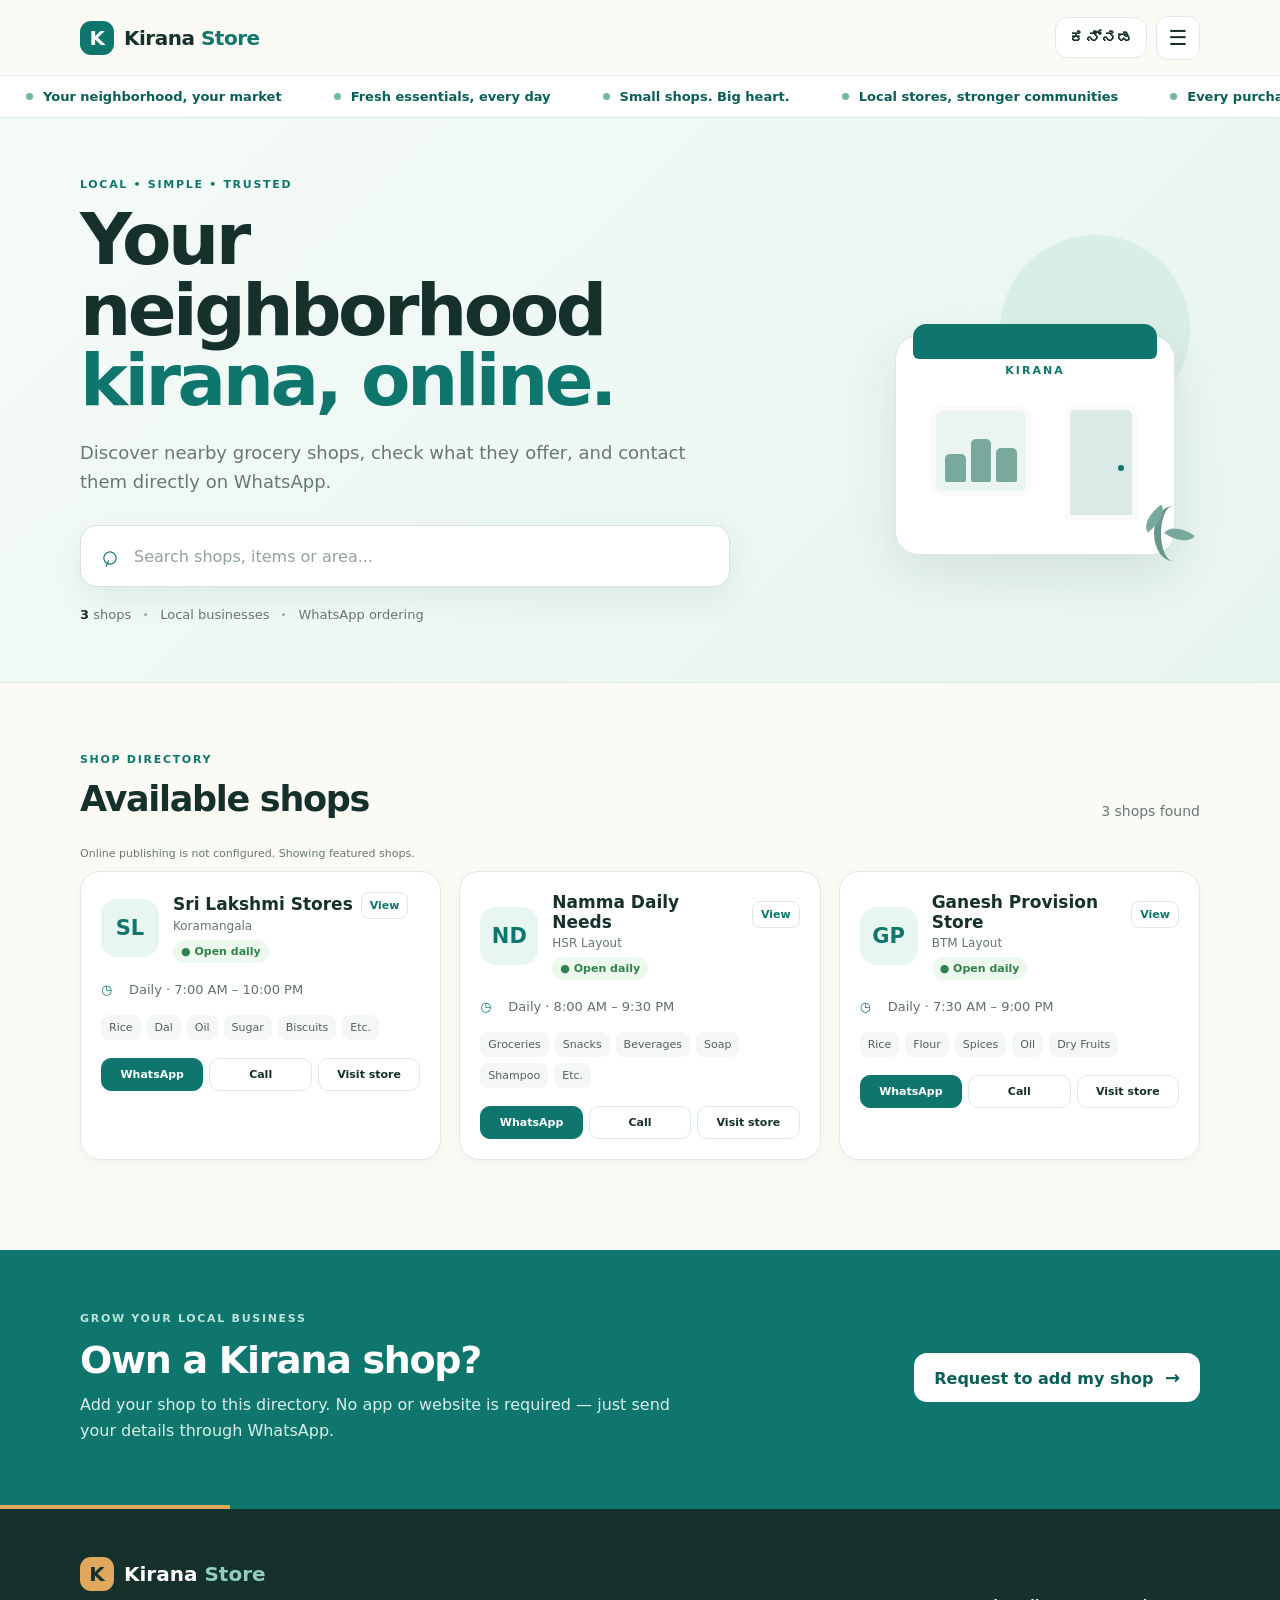
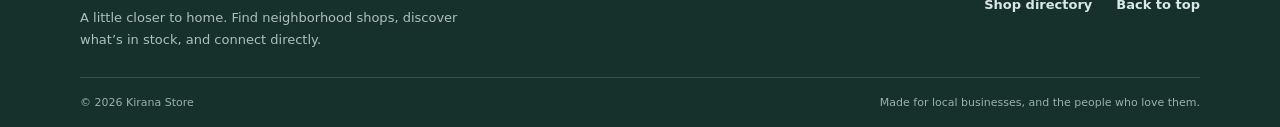
<file: index.html>
<!DOCTYPE html>
<html lang="en">
<head>
  <meta charset="UTF-8">
  <meta name="viewport" content="width=device-width, initial-scale=1.0">
  <meta name="theme-color" content="#0f766e">
  <title>Kirana Store — Local Kirana Stores</title>
  <meta name="description" content="Find local Kirana shops near you and discover available items, timings and contact details.">
  <link rel="stylesheet" href="style.css">
</head>
<body id="top">
  <header class="topbar">
    <div class="container nav">
      <a class="brand" href="#"><span class="brand-mark">K</span><span>Kirana <span class="brand-accent">Store</span></span></a>
      <div class="nav-actions">
        <button id="languageToggle" class="language-toggle" type="button" aria-label="Switch language to Kannada">ಕನ್ನಡ</button>
        <details class="nav-menu">
          <summary aria-label="Open menu" title="Menu"><span aria-hidden="true">☰</span></summary>
          <div class="nav-menu-panel">
            <a id="ownerLoginLink" class="owner-login-btn" href="owner.html">Shop owner login</a>
            <a id="adminLoginLink" class="owner-login-btn" href="admin.html">Admin login</a>
          </div>
        </details>
      </div>
    </div>
  </header>

  <section class="marquee" aria-label="Kirana store highlights">
    <div class="marquee-track">
      <div class="marquee-group">
        <span class="marquee-message">Your neighborhood, your market</span>
        <span class="marquee-message">Fresh essentials, every day</span>
        <span class="marquee-message">Small shops. Big heart.</span>
        <span class="marquee-message">Local stores, stronger communities</span>
        <span class="marquee-message">Every purchase keeps local thriving</span>
        <span class="marquee-message">Trusted service around the corner</span>
      </div>
      <div class="marquee-group" aria-hidden="true">
        <span class="marquee-message">Your neighborhood, your market</span>
        <span class="marquee-message">Fresh essentials, every day</span>
        <span class="marquee-message">Small shops. Big heart.</span>
        <span class="marquee-message">Local stores, stronger communities</span>
        <span class="marquee-message">Every purchase keeps local thriving</span>
        <span class="marquee-message">Trusted service around the corner</span>
      </div>
    </div>
  </section>

  <main>
    <section class="hero">
      <div class="container hero-inner">
        <div class="hero-copy">
          <div class="eyebrow">LOCAL • SIMPLE • TRUSTED</div>
          <h1>Your neighborhood<br><span>kirana, online.</span></h1>
          <p>Discover nearby grocery shops, check what they offer, and contact them directly on WhatsApp.</p>
          <div class="search-wrap">
            <span class="search-icon">⌕</span>
            <input id="searchInput" type="text" placeholder="Search shops, items or area..." autocomplete="off">
            <button id="clearBtn" class="clear-btn" aria-label="Clear search">×</button>
          </div>
          <div class="hero-stats"><span><b id="shopCount">6</b> shops</span><i></i><span>Local businesses</span><i></i><span>WhatsApp ordering</span></div>
        </div>
        <div class="hero-art" aria-hidden="true">
          <div class="sun"></div>
          <div class="store-card">
            <div class="mini-roof"></div>
            <div class="store-sign">KIRANA</div>
            <div class="store-window"><span></span><span></span><span></span></div>
            <div class="store-door"></div>
            <div class="plant"></div>
          </div>
        </div>
      </div>
    </section>

    <section class="container directory" id="directory">
      <div class="section-heading">
        <div>
          <p class="kicker">SHOP DIRECTORY</p>
          <h2>Available shops</h2>
        </div>
        <span id="resultText" class="result-text"></span>
      </div>
      <p id="directoryStatus" class="field-note" role="status" aria-live="polite"></p>
      <div id="shopGrid" class="shop-grid"></div>
      <div id="emptyState" class="empty hidden">
        <div class="empty-icon">⌕</div>
        <h3>No shops found</h3>
        <p>Try another shop name, item or area.</p>
      </div>
    </section>

    <section class="add-section" id="add-shop">
      <div class="container add-inner">
        <div>
          <p class="kicker light">GROW YOUR LOCAL BUSINESS</p>
          <h2>Own a Kirana shop?</h2>
          <p>Add your shop to this directory. No app or website is required — just send your details through WhatsApp.</p>
        </div>
        <button class="primary-btn" onclick="openModal()">Request to add my shop <span>→</span></button>
      </div>
    </section>
  </main>

  <footer class="footer">
    <div class="container footer-inner">
      <div class="footer-brand-block">
        <a class="footer-brand" href="#top" aria-label="Kirana Store home">
          <span class="brand-mark">K</span>
          <span>Kirana <span class="brand-accent">Store</span></span>
        </a>
        <p class="footer-description">A little closer to home. Find neighborhood shops, discover what’s in stock, and connect directly.</p>
      </div>

      <div class="footer-links" aria-label="Footer links">
        <a href="#directory">Shop directory</a>
        <a href="#top">Back to top</a>
      </div>
    </div>

    <div class="container footer-bottom">
      <span>© 2026 Kirana Store</span>
      <span>Made for local businesses, and the people who love them.</span>
    </div>
  </footer>

  <div id="modal" class="modal hidden" role="dialog" aria-modal="true" aria-labelledby="modalTitle">
    <div class="modal-backdrop" onclick="closeModal()"></div>
    <div class="modal-box">
      <button class="modal-close" onclick="closeModal()" aria-label="Close">×</button>
      <p class="kicker">JOIN THE DIRECTORY</p>
      <h2 id="modalTitle">Add your shop</h2>
      <p class="modal-sub">Submit your details for admin review. After approval, manage your shop with the same phone number.</p>
      <form id="shopForm">
        <label>Shop name<input name="shop" required placeholder="e.g. Sri Lakshmi Stores"></label>
        <label>Shop image <span>(optional, max 5 MB)</span><input id="shopImage" name="logo" type="file" accept="image/*"><small id="logoStatus" class="field-note">Choose an image file (max 5 MB)</small></label>
        <label>Owner/contact phone<input name="contact" type="tel" required placeholder="+919876543210" pattern="[+][1-9][0-9]{7,14}" aria-describedby="ownerPhoneHelp"><small id="ownerPhoneHelp" class="field-note">Enter the full number with country code and no spaces. Use it for owner login.</small></label>
        <label>Shop address<textarea name="address" required rows="2" placeholder="Street, area, city, PIN code"></textarea></label>
        <div class="two-col">
          <label>Opens at<div class="clock-input"><input name="openHour" type="number" min="1" max="12" required value="8" aria-label="Opening hour"><span>:</span><input name="openMinute" type="number" min="0" max="59" required value="0" aria-label="Opening minute"><select name="openPeriod" aria-label="Opening AM or PM"><option selected>AM</option><option>PM</option></select></div></label>
          <label>Closes at<div class="clock-input"><input name="closeHour" type="number" min="1" max="12" required value="9" aria-label="Closing hour"><span>:</span><input name="closeMinute" type="number" min="0" max="59" required value="0" aria-label="Closing minute"><select name="closePeriod" aria-label="Closing AM or PM"><option>AM</option><option selected>PM</option></select></div></label>
        </div>
        <fieldset class="day-picker">
          <legend>Open days</legend>
          <div class="day-options">
            <label><input name="openDays" type="checkbox" value="Mon" checked> Mon</label>
            <label><input name="openDays" type="checkbox" value="Tue" checked> Tue</label>
            <label><input name="openDays" type="checkbox" value="Wed" checked> Wed</label>
            <label><input name="openDays" type="checkbox" value="Thu" checked> Thu</label>
            <label><input name="openDays" type="checkbox" value="Fri" checked> Fri</label>
            <label><input name="openDays" type="checkbox" value="Sat" checked> Sat</label>
            <label><input name="openDays" type="checkbox" value="Sun" checked> Sun</label>
          </div>
          <small id="dayError" class="field-note" role="status"></small>
        </fieldset>
        <label>Available items<textarea name="items" required rows="3" placeholder="Rice, dal, oil, biscuits, milk..."></textarea></label>
        <button class="whatsapp-btn" id="submitShopRequest" type="submit">Submit shop for admin review</button>
      </form>
      <p class="form-note" id="requestStatus" role="status" aria-live="polite">Your request will be reviewed before it is published.</p>
    </div>
  </div>

  <div id="stockModal" class="modal hidden" role="dialog" aria-modal="true" aria-labelledby="stockModalTitle">
    <div class="modal-backdrop" onclick="closeStockModal()"></div>
    <div class="modal-box stock-modal-box">
      <button class="modal-close" onclick="closeStockModal()" aria-label="Close">×</button>
      <p class="kicker" id="stockModalKicker">STOCK DETAILS</p>
      <h2 id="stockModalTitle"></h2>
      <p class="modal-sub" id="stockModalSummary"></p>
      <ul id="stockItems" class="stock-list"></ul>
    </div>
  </div>

  <script src="firebase-config.js"></script>
  <script src="script.js"></script>
</body>
</html>
</file>
<file: style.css>
:root{
  --ink:#16302b; --muted:#667875; --teal:#0f766e; --teal-dark:#095e57;
  --mint:#e8f6f1; --cream:#fbfaf5; --line:#dfe9e5; --white:#fff;
  --shadow:0 18px 50px rgba(17,52,45,.10);
}
*{box-sizing:border-box} html{scroll-behavior:smooth}
body{margin:0;font-family:Inter,ui-sans-serif,system-ui,-apple-system,BlinkMacSystemFont,"Segoe UI",sans-serif;color:var(--ink);background:var(--cream)}
button,input,textarea{font:inherit} button{cursor:pointer}
.container{width:min(1120px,calc(100% - 40px));margin:auto}
.topbar{height:76px;background:rgba(251,250,245,.92);backdrop-filter:blur(12px);border-bottom:1px solid rgba(223,233,229,.7);position:sticky;top:0;z-index:10}
.nav{height:100%;display:flex;align-items:center;justify-content:space-between}
.brand{display:flex;align-items:center;gap:10px;text-decoration:none;color:var(--ink);font-size:20px;font-weight:800;letter-spacing:-.5px}
.brand-mark{width:34px;height:34px;border-radius:11px;background:var(--teal);color:white;display:grid;place-items:center;font-weight:900}
.brand-accent{color:var(--teal)}
.nav-actions{display:flex;align-items:center;gap:9px}
.owner-login-btn{border:1px solid var(--line);color:var(--ink);background:white;border-radius:12px;padding:10px 13px;font-weight:750}
.owner-login-btn:hover,.owner-back-btn:hover{background:var(--mint)}
.language-toggle{border:1px solid var(--line);color:var(--ink);background:white;border-radius:12px;padding:10px 13px;font-weight:750}
.language-toggle:hover{background:var(--mint);border-color:#b9d9d0}
.nav-menu{position:relative}
.nav-menu summary{width:44px;height:44px;display:grid;place-items:center;list-style:none;border:1px solid var(--line);border-radius:12px;background:white;color:var(--ink);font-size:21px;font-weight:700;cursor:pointer}
.nav-menu summary::-webkit-details-marker{display:none}
.nav-menu summary:hover,.nav-menu[open] summary{background:var(--mint);border-color:#b9d9d0}
.nav-menu-panel{position:absolute;top:calc(100% + 9px);right:0;z-index:20;display:grid;gap:8px;min-width:205px;padding:10px;border:1px solid var(--line);border-radius:14px;background:white;box-shadow:var(--shadow)}
.nav-menu-panel .owner-login-btn{text-align:left;text-decoration:none}
.marquee{overflow:hidden;background:#fff;border-bottom:1px solid var(--line);padding:13px 0}
.marquee-track{display:flex;width:max-content;animation:marquee-scroll 34s linear infinite}
.marquee-group{display:flex;align-items:center;flex:none}
.marquee-message{display:flex;align-items:center;gap:10px;flex:none;padding:0 26px;color:var(--teal-dark);font-size:13px;font-weight:750;white-space:nowrap}
.marquee-message:before{content:"";width:7px;height:7px;flex:0 0 7px;border-radius:50%;background:#74b6a5}
.marquee:hover .marquee-track{animation-play-state:paused}
@keyframes marquee-scroll{from{transform:translateX(-50%)}to{transform:translateX(0)}}
.hero{overflow:hidden;background:linear-gradient(135deg,#f5fbf8 0%,#e6f4ef 100%);border-bottom:1px solid var(--line)}
.hero-inner{min-height:480px;display:flex;align-items:center;justify-content:space-between;gap:50px;padding:60px 0}
.hero-copy{max-width:680px;position:relative;z-index:2}
.eyebrow,.kicker{font-size:11px;font-weight:850;letter-spacing:1.7px;color:var(--teal);margin:0 0 13px}
.hero h1{font-size:clamp(44px,6vw,72px);line-height:.98;letter-spacing:-3.5px;margin:0 0 22px}
.hero h1 span{color:var(--teal)}
.hero-copy>p{font-size:18px;line-height:1.65;color:var(--muted);max-width:610px;margin:0 0 28px}
.search-wrap{display:flex;align-items:center;background:white;border:1px solid #d6e4df;border-radius:17px;height:62px;max-width:650px;box-shadow:0 12px 30px rgba(31,82,70,.08)}
.search-icon{font-size:29px;color:var(--teal);margin:0 15px 2px 19px;transform:rotate(-20deg)}
.search-wrap input{border:0;outline:0;flex:1;height:100%;font-size:16px;background:transparent;color:var(--ink)}
.search-wrap input::placeholder{color:#93a29f}
.clear-btn{border:0;background:none;color:#84918e;font-size:24px;padding:12px 17px;display:none}
.hero-stats{display:flex;gap:13px;align-items:center;color:#657570;font-size:13px;margin-top:20px}.hero-stats b{color:var(--ink)}.hero-stats i{width:3px;height:3px;border-radius:50%;background:#9aaba6}
.hero-art{width:340px;height:330px;position:relative;flex:0 0 340px}
.sun{position:absolute;width:190px;height:190px;background:#d8eee7;border-radius:50%;right:10px;top:0}
.store-card{position:absolute;left:35px;bottom:10px;width:280px;height:220px;background:#fff;border-radius:24px;box-shadow:var(--shadow);border:1px solid #dbe9e4;padding-top:28px}
.mini-roof{position:absolute;left:17px;right:17px;top:-12px;height:35px;background:var(--teal);border-radius:13px 13px 6px 6px}
.store-sign{margin:0 auto;width:130px;text-align:center;font-size:11px;font-weight:900;letter-spacing:2px;color:var(--teal)}
.store-window{position:absolute;left:35px;top:70px;width:100px;height:90px;background:#eaf5f1;border-radius:12px;border:5px solid #f8fbfa;display:flex;gap:5px;padding:9px;align-items:flex-end}
.store-window span{width:22px;background:#79a99d;border-radius:5px 5px 2px 2px;height:45%}.store-window span:nth-child(2){height:70%}.store-window span:nth-child(3){height:55%}
.store-door{position:absolute;right:37px;top:69px;width:72px;height:115px;background:#dbeae6;border-radius:10px 10px 0 0;border:5px solid #f8fbfa}.store-door:after{content:"";position:absolute;right:8px;top:55px;width:6px;height:6px;border-radius:50%;background:var(--teal)}
.plant{position:absolute;right:-18px;bottom:-7px;width:38px;height:55px;border-left:7px solid #66978b;border-radius:50%}.plant:before,.plant:after{content:"";position:absolute;width:27px;height:15px;background:#78a99d;border-radius:100% 0;transform:rotate(-35deg);left:-20px;top:5px}.plant:after{transform:rotate(35deg);left:5px;top:21px}
.directory{padding:70px 0 90px}
.section-heading{display:flex;justify-content:space-between;align-items:end;margin-bottom:28px}
.section-heading h2{font-size:35px;letter-spacing:-1.3px;margin:0}.result-text{color:var(--muted);font-size:14px}
.shop-grid{display:grid;grid-template-columns:repeat(3,1fr);gap:18px}
.shop-card{background:#fff;border:1px solid var(--line);border-radius:20px;padding:20px;transition:.2s;box-shadow:0 4px 15px rgba(23,55,48,.035)}
.shop-card:hover{transform:translateY(-3px);box-shadow:var(--shadow)}
.shop-top{display:flex;gap:14px;align-items:center;margin-bottom:18px}
.shop-logo{width:58px;height:58px;border-radius:16px;background:var(--mint);display:grid;place-items:center;overflow:hidden;flex:0 0 58px;color:var(--teal);font-weight:900;font-size:21px}
.shop-logo img{width:100%;height:100%;object-fit:cover}
.shop-name{font-size:17px;font-weight:800;margin:0 0 4px}.shop-area{font-size:12px;color:var(--muted)}.shop-heading{display:flex;align-items:center;justify-content:space-between;gap:8px}.shop-heading .shop-name{min-width:0;overflow-wrap:anywhere}.view-stock-btn{flex:0 0 auto;border:1px solid var(--line);border-radius:8px;background:#fff;color:var(--teal);padding:6px 8px;font-size:11px;font-weight:750}.view-stock-btn:hover{background:var(--mint);border-color:#b9d9d0}
.badge{display:inline-flex;align-items:center;gap:5px;font-size:11px;font-weight:750;padding:5px 8px;border-radius:20px;background:#edf8ef;color:#31814c;margin-top:7px}.badge.closed{background:#f4efec;color:#8a6250}
.info-row{display:flex;gap:10px;color:#61716d;font-size:13px;line-height:1.45;margin:10px 0}.info-icon{width:18px;color:var(--teal);font-weight:800}
.items{display:flex;flex-wrap:wrap;gap:6px;margin:15px 0 18px}.item{background:#f5f7f6;border-radius:8px;padding:6px 8px;font-size:11px;color:#52615e}
.shop-actions{display:flex;gap:6px}.action{flex:1;text-align:center;border-radius:10px;padding:10px;border:1px solid var(--line);text-decoration:none;color:var(--ink);font-size:12px;font-weight:750;background:white}.shop-actions .action{min-width:0;padding:9px 5px;font-size:11px;white-space:normal;line-height:1.2}.action.primary{background:var(--teal);color:white;border-color:var(--teal)}.action.primary:hover{background:var(--teal-dark)}
.empty{text-align:center;padding:65px 20px;color:var(--muted)}.empty-icon{font-size:42px;color:var(--teal)}.empty h3{color:var(--ink);margin:10px 0 5px}.hidden{display:none!important}
.add-section{background:var(--teal);color:white;padding:62px 0}.add-inner{display:flex;justify-content:space-between;align-items:center;gap:40px}.add-section h2{font-size:38px;letter-spacing:-1.3px;margin:0 0 10px}.add-section p:not(.kicker){color:#d9efea;max-width:610px;line-height:1.6;margin:0}.kicker.light{color:#bde2da}
.primary-btn{border:0;background:white;color:var(--teal-dark);border-radius:13px;padding:14px 20px;font-weight:800;white-space:nowrap}.primary-btn span{font-size:18px;margin-left:6px}
.footer{position:relative;overflow:hidden;padding:52px 0 0;background:#16302b;color:#d9e8e3;font-size:13px}
.footer:before{content:"";position:absolute;inset:0 0 auto;height:4px;background:linear-gradient(90deg,#e0a85c 0 18%,#0f766e 18% 100%)}
.footer-inner{display:flex;align-items:center;justify-content:space-between;gap:28px;padding-bottom:26px}
.footer-brand-block{display:flex;flex:1 1 auto;flex-direction:column;align-items:flex-start;min-width:0}
.footer-brand{display:inline-flex;align-items:center;gap:10px;color:#fff;text-decoration:none;font-size:20px;font-weight:800}
.footer-brand .brand-mark{background:#e0a85c;color:#16302b}
.footer-brand .brand-accent{color:#8ed0bd}
.footer-description{max-width:420px;color:#aec1bb;line-height:1.7;margin:16px 0 0}
.footer-links{display:flex;align-items:center;justify-content:center;gap:24px;flex-wrap:wrap}
.footer-links a{color:#d9e8e3;text-decoration:none;font-weight:700}
.footer-links a:hover{color:#8ed0bd}
.footer-bottom{display:flex;justify-content:space-between;gap:20px;border-top:1px solid rgba(217,232,227,.17);padding:18px 0;color:#9cb1aa;font-size:11px}
.owner-dashboard{padding-top:64px;padding-bottom:90px}
.auth-page{min-height:calc(100vh - 76px);display:flex;flex-direction:column;justify-content:center;padding-top:48px;padding-bottom:48px}
.auth-layout{display:grid;grid-template-columns:1fr 1fr;max-width:1020px;width:100%;min-height:560px;margin:0 auto;overflow:hidden;border:1px solid var(--line);border-radius:26px;background:white;box-shadow:0 24px 70px rgba(17,52,45,.12)}
.auth-welcome{position:relative;isolation:isolate;display:flex;flex-direction:column;justify-content:space-between;overflow:hidden;padding:38px 44px;background:linear-gradient(145deg,#0f766e 0%,#095e57 100%);color:white}
.auth-welcome:before,.auth-welcome:after{position:absolute;z-index:-1;content:"";border:1px solid rgba(255,255,255,.12);border-radius:50%}
.auth-welcome:before{width:370px;height:370px;right:-190px;top:-165px}
.auth-welcome:after{width:290px;height:290px;right:-145px;top:-125px}
.auth-brand{display:inline-flex;align-items:center;gap:10px;width:max-content;color:white;text-decoration:none;font-size:18px;font-weight:800;letter-spacing:-.4px}
.auth-brand .brand-mark{background:#fff;color:var(--teal)}
.auth-brand .brand-accent{color:#bde2da}
.auth-welcome-copy{position:relative;max-width:420px;padding:42px 0}
.auth-eyebrow{margin:0 0 16px;color:#bde2da;font-size:11px;font-weight:850;letter-spacing:1.7px}
.auth-welcome h1{margin:0 0 17px;font-size:clamp(36px,4vw,49px);line-height:1.08;letter-spacing:-2.3px}
.auth-welcome-copy>p:not(.auth-eyebrow){max-width:370px;margin:0;color:#d9efea;font-size:15px;line-height:1.7}
.auth-benefits{display:grid;gap:14px;margin:30px 0 0;padding:0;list-style:none;color:#f2faf7;font-size:13px;font-weight:650}
.auth-benefits li{display:flex;align-items:center;gap:11px}
.auth-benefits li span{display:grid;width:22px;height:22px;flex:0 0 22px;place-items:center;border:1px solid rgba(255,255,255,.34);border-radius:50%;color:#c4ecdc;font-size:12px}
.auth-welcome-foot{margin:0;color:#bde2da;font-size:11px;letter-spacing:.1px}
.owner-login-panel{align-self:center;width:100%;max-width:500px;margin:0 auto;padding:54px 58px;background:white}
.auth-card-heading{margin-bottom:30px}
.auth-card-heading .kicker{margin-bottom:10px}
.auth-card-heading h2{margin:0 0 9px;font-size:34px;letter-spacing:-1.5px}
.auth-card-heading>p:last-child{margin:0;color:var(--muted);font-size:14px;line-height:1.6}
.owner-login-panel label{display:block;margin-bottom:8px;color:#40514d;font-size:12px;font-weight:750}
.owner-login-panel label span{display:block;margin-top:4px;color:var(--muted);font-size:11px;font-weight:500}
.owner-login-panel input{width:100%;height:50px;margin:5px 0 16px;padding:0 14px;border:1px solid #d9e4e1;border-radius:11px;background:#fbfcfc;color:var(--ink)}
.owner-login-panel input::placeholder{color:#9aa8a4}
.owner-login-panel input:focus{border-color:var(--teal);outline:0;box-shadow:0 0 0 3px #dff1ed}
.reviewer-submit{display:flex;width:100%;min-height:50px;align-items:center;justify-content:center;gap:7px;white-space:normal;background:var(--teal);color:white}
.reviewer-submit:hover{background:var(--teal-dark)}
.reviewer-submit span{font-size:18px}
.owner-login-panel .owner-back-btn{width:100%;margin-top:12px}
.auth-security-note{display:flex;align-items:center;gap:8px;margin:22px 0 0;color:var(--muted);font-size:11px;line-height:1.5}
.auth-security-note span{color:var(--teal);font-size:18px}
.reviewer-status.auth-status{min-height:0;margin:10px 0 0}
.reviewer-dashboard{margin-top:44px}
.reviewer-heading{display:flex;align-items:center;justify-content:space-between;gap:20px;margin-bottom:20px}
.reviewer-heading h2{font-size:28px;letter-spacing:-.7px;margin:0 0 4px}
.reviewer-heading p{font-size:12px;color:var(--muted);margin:0}
.request-queue{display:grid;grid-template-columns:repeat(2,minmax(0,1fr));gap:16px}
.request-card{min-width:0;padding:20px;border:1px solid var(--line);border-radius:18px;background:white}
.request-card>img{display:block;width:100%;max-height:220px;object-fit:cover;border-radius:12px;margin-bottom:14px}
.request-card h3{font-size:19px;margin:0}
.request-card dl{margin:16px 0}
.request-card dl>div{display:grid;grid-template-columns:105px minmax(0,1fr);gap:10px;padding:8px 0;border-bottom:1px solid #edf1ef}
.request-card dt{font-size:11px;color:var(--muted);font-weight:750}
.request-card dd{font-size:13px;line-height:1.45;margin:0;overflow-wrap:anywhere}
.request-actions{display:flex;gap:8px}
.request-actions button{flex:1;min-width:0;border:0;border-radius:10px;padding:11px 8px;font-size:12px;font-weight:800}
.approve-request{background:var(--teal);color:white}
.approve-request:hover{background:var(--teal-dark)}
.reject-request{background:#f4efec;color:#8a4537}
.reject-request:hover{background:#f1e2dc}
.request-actions button:disabled{opacity:.55;cursor:wait}
.empty-requests{grid-column:1/-1;padding:34px;border:1px dashed #b9d9d0;border-radius:16px;color:var(--muted);text-align:center}
.reviewer-status{min-height:20px;margin:16px 0;color:var(--teal-dark);font-size:13px}
.owner-back-btn{border:1px solid var(--line);border-radius:9px;background:#fff;color:var(--ink);padding:9px 12px;font-weight:700}
.owned-shops{display:grid;grid-template-columns:repeat(2,minmax(0,1fr));gap:16px}
.owner-shop-card{min-width:0;padding:20px;border:1px solid var(--line);border-radius:18px;background:white}
.owner-shop-card h3{font-size:19px;margin:0 0 18px}
.shop-editor{display:grid;gap:13px}
.shop-editor>label{display:block;font-size:12px;font-weight:750;color:#40514d}
.shop-editor input:not([type="checkbox"]),.shop-editor textarea{width:100%;border:1px solid #d9e4e1;border-radius:10px;padding:11px 12px;margin-top:7px;color:var(--ink);background:#fbfcfc}
.shop-editor input:focus,.shop-editor textarea:focus{border-color:var(--teal);outline:0;box-shadow:0 0 0 3px #dff1ed}
.save-shop-btn{width:100%;white-space:normal}
.save-shop-btn:disabled{opacity:.6;cursor:wait}
.shop-save-status{min-height:18px;margin:0;color:var(--teal-dark);font-size:12px}
.modal{position:fixed;inset:0;z-index:50;display:grid;place-items:center;padding:20px}.modal-backdrop{position:absolute;inset:0;background:rgba(7,31,27,.55);backdrop-filter:blur(4px)}.modal-box{position:relative;background:white;width:min(520px,100%);max-height:92vh;overflow:auto;border-radius:24px;padding:30px;box-shadow:0 30px 90px rgba(0,0,0,.2)}.modal-close{position:absolute;right:17px;top:15px;border:0;background:#f2f5f4;width:34px;height:34px;border-radius:50%;font-size:23px;color:#667572}.modal-box h2{font-size:31px;margin:0 0 5px;letter-spacing:-1px}.modal-sub{font-size:13px;color:var(--muted);margin:0 0 22px}.modal-box label{display:block;font-size:12px;font-weight:750;color:#40514d;margin-bottom:13px}.modal-box label span{font-weight:500;color:#9aa6a3}.modal-box input,.modal-box textarea{width:100%;border:1px solid #d9e4e1;border-radius:10px;padding:11px 12px;margin-top:7px;outline:0;color:var(--ink);background:#fbfcfc}.modal-box input:focus,.modal-box textarea:focus{border-color:var(--teal);box-shadow:0 0 0 3px #dff1ed}.modal-box input[type="file"]{padding:8px;background:#fff}.field-note{display:block;font-size:11px;font-weight:500;color:var(--muted);margin-top:6px}.clock-input{display:grid;grid-template-columns:minmax(0,1fr) auto minmax(0,1fr) auto;align-items:center;gap:5px}.clock-input input,.clock-input select{min-width:0;padding:10px 4px;text-align:center}.clock-input select{width:auto;border:1px solid #d9e4e1;border-radius:10px;margin-top:7px;background:#fbfcfc;color:var(--ink);font:inherit}.two-col{display:grid;grid-template-columns:1fr 1fr;gap:12px}.whatsapp-btn{width:100%;border:0;border-radius:11px;padding:13px;background:#20a463;color:white;font-weight:800;margin-top:4px}.form-note{text-align:center;color:#98a39f;font-size:10px;margin:13px 0 0}
.day-picker{min-width:0;border:0;padding:0;margin:0 0 14px}
.day-picker legend{font-size:12px;font-weight:750;color:#40514d;margin-bottom:8px}
.day-options{display:grid;grid-template-columns:repeat(4,minmax(0,1fr));gap:6px}
.day-options label{display:flex;align-items:center;gap:6px;min-width:0;border:1px solid #d9e4e1;border-radius:8px;padding:8px 7px;margin:0;background:#fbfcfc;font-size:11px}
.day-options input{width:auto;margin:0;padding:0;accent-color:var(--teal)}
@media(max-width:850px){.hero-art{display:none}.hero-inner{min-height:auto;padding:50px 0}.shop-grid{grid-template-columns:repeat(2,1fr)}}
@media(max-width:850px){.footer-inner{flex-wrap:wrap;justify-content:center;text-align:center}.footer-brand-block{align-items:center;flex-basis:100%}.footer-links{width:100%}.footer-add{width:100%;max-width:260px}.footer-bottom{flex-direction:column;gap:7px;text-align:center}}
@media(max-width:700px){.request-queue{grid-template-columns:1fr}}
@media(max-width:700px){.owned-shops{grid-template-columns:1fr}}
@media(max-width:850px){.auth-page{min-height:auto}.auth-layout{grid-template-columns:1fr;max-width:540px}.auth-welcome{padding:30px 34px 26px}.auth-welcome-copy{padding:32px 0}.auth-welcome h1{font-size:38px}.auth-benefits{grid-template-columns:repeat(2,minmax(0,1fr));gap:12px;font-size:12px}.owner-login-panel{max-width:none;padding:38px 34px}}
@media(max-width:560px){.container{width:min(100% - 28px,1120px)}.topbar{height:68px}.nav-actions{gap:6px}.nav-menu-panel .owner-login-btn{padding:10px 11px;font-size:12px}.language-toggle{padding:8px 9px;font-size:12px}.hero h1{font-size:48px;letter-spacing:-2.5px}.hero-copy>p{font-size:16px}.hero-stats{flex-wrap:wrap}.directory{padding:50px 0 65px}.section-heading{align-items:start;flex-direction:column;gap:8px}.shop-grid{grid-template-columns:1fr}.add-inner{flex-direction:column;align-items:start}.add-section h2{font-size:31px}.primary-btn{width:100%}.footer{padding-top:40px}.footer-inner{gap:18px;padding-bottom:20px}.footer-bottom{flex-direction:column;gap:7px}.two-col{grid-template-columns:1fr}.modal-box{padding:24px 19px}.owner-dashboard{padding-top:42px;padding-bottom:60px}.owner-login-panel{padding:19px}.reviewer-heading{align-items:flex-start}.reviewer-heading h2{font-size:23px}.request-card{padding:16px}.request-card dl>div{grid-template-columns:85px minmax(0,1fr)}}
@media(max-width:560px){.auth-page{padding-top:28px;padding-bottom:44px}.auth-layout{border-radius:20px}.auth-welcome{padding:25px 23px 22px}.auth-welcome-copy{padding:23px 0}.auth-welcome h1{font-size:34px}.auth-welcome-copy>p:not(.auth-eyebrow){font-size:14px}.auth-benefits{grid-template-columns:1fr;gap:10px;margin-top:22px}.auth-welcome-foot{display:none}.owner-login-panel{padding:30px 23px}.auth-card-heading{margin-bottom:24px}.auth-card-heading h2{font-size:30px}}
.stock-modal-box{width:min(560px,100%)}
.stock-list{list-style:none;padding:0;margin:0}
.stock-list li{display:flex;justify-content:space-between;align-items:center;gap:12px;padding:12px 0;border-bottom:1px solid var(--line);font-size:14px}
.stock-list li:last-child{border-bottom:0}
.stock-status{color:#31814c;font-size:12px;font-weight:750;white-space:nowrap}
@media(prefers-reduced-motion:reduce){.marquee-track{width:auto;animation:none}.marquee-group[aria-hidden="true"]{display:none}.marquee-group{flex-wrap:wrap;justify-content:center}}
</file>
